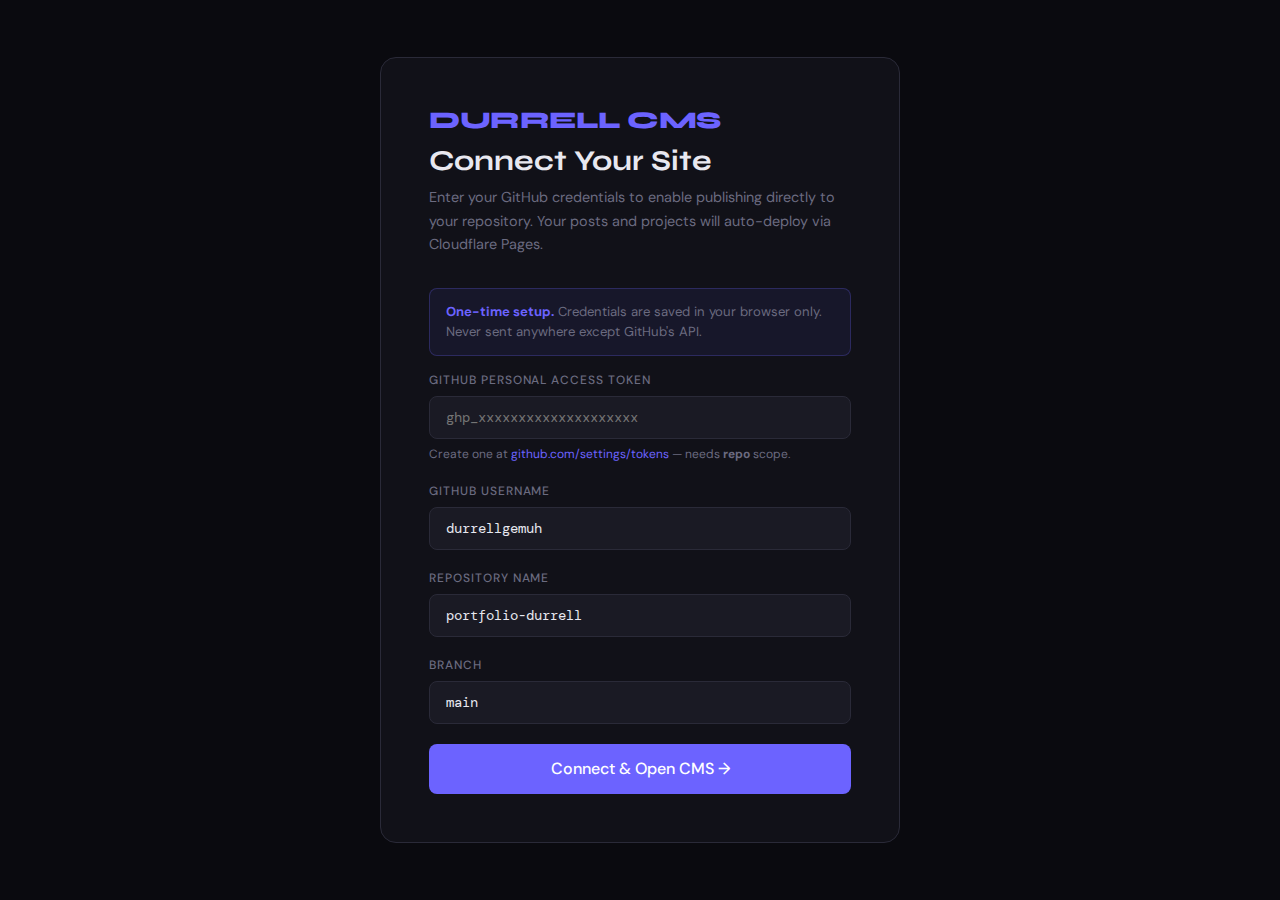
<file: admin.html>
<!DOCTYPE html>
<html lang="en">
<head>
<meta charset="UTF-8">
<meta name="viewport" content="width=device-width, initial-scale=1.0">
<title>Durrell CMS · Admin</title>
<link href="https://fonts.googleapis.com/css2?family=Syne:wght@400;600;700;800&family=DM+Mono:wght@400;500&family=DM+Sans:wght@300;400;500&display=swap" rel="stylesheet">
<style>
:root {
  --bg: #0a0a0f;
  --surface: #111118;
  --surface2: #1a1a24;
  --border: #2a2a38;
  --accent: #6c63ff;
  --accent2: #00d4aa;
  --warn: #ff6b6b;
  --text: #e8e8f0;
  --muted: #6b6b80;
  --success: #00d4aa;
}

* { box-sizing: border-box; margin: 0; padding: 0; }

body {
  font-family: 'DM Sans', sans-serif;
  background: var(--bg);
  color: var(--text);
  min-height: 100vh;
  display: flex;
  flex-direction: column;
}

/* ── SETUP SCREEN ── */
#setup-screen {
  min-height: 100vh;
  display: flex;
  align-items: center;
  justify-content: center;
  background: var(--bg);
  padding: 2rem;
}

.setup-card {
  background: var(--surface);
  border: 1px solid var(--border);
  border-radius: 16px;
  padding: 3rem;
  max-width: 520px;
  width: 100%;
}

.setup-logo {
  font-family: 'Syne', sans-serif;
  font-size: 1.5rem;
  font-weight: 800;
  color: var(--accent);
  letter-spacing: -0.02em;
  margin-bottom: 0.5rem;
}

.setup-card h2 {
  font-family: 'Syne', sans-serif;
  font-size: 1.8rem;
  font-weight: 700;
  color: var(--text);
  margin-bottom: 0.5rem;
}

.setup-card p {
  color: var(--muted);
  font-size: 0.9rem;
  margin-bottom: 2rem;
  line-height: 1.6;
}

.field-group { margin-bottom: 1.25rem; }
.field-group label {
  display: block;
  font-size: 0.75rem;
  font-weight: 500;
  color: var(--muted);
  text-transform: uppercase;
  letter-spacing: 0.08em;
  margin-bottom: 0.5rem;
}

.field-group input, .field-group select {
  width: 100%;
  background: var(--surface2);
  border: 1px solid var(--border);
  border-radius: 8px;
  padding: 0.75rem 1rem;
  color: var(--text);
  font-family: 'DM Mono', monospace;
  font-size: 0.85rem;
  outline: none;
  transition: border-color 0.2s;
}

.field-group input:focus, .field-group select:focus {
  border-color: var(--accent);
}

.field-help {
  font-size: 0.75rem;
  color: var(--muted);
  margin-top: 0.35rem;
  line-height: 1.5;
}
.field-help a { color: var(--accent); text-decoration: none; }

/* ── BUTTONS ── */
.btn {
  display: inline-flex;
  align-items: center;
  gap: 0.5rem;
  padding: 0.75rem 1.5rem;
  border-radius: 8px;
  font-size: 0.875rem;
  font-weight: 500;
  cursor: pointer;
  border: none;
  transition: all 0.2s;
  font-family: 'DM Sans', sans-serif;
}

.btn-primary {
  background: var(--accent);
  color: white;
  width: 100%;
  justify-content: center;
  font-size: 1rem;
  padding: 0.9rem;
}
.btn-primary:hover { background: #5a53e0; transform: translateY(-1px); }

.btn-secondary {
  background: var(--surface2);
  color: var(--text);
  border: 1px solid var(--border);
}
.btn-secondary:hover { border-color: var(--accent); color: var(--accent); }

.btn-success {
  background: var(--success);
  color: #0a0a0f;
  font-weight: 600;
}
.btn-success:hover { background: #00bfa3; }

.btn-danger {
  background: transparent;
  color: var(--warn);
  border: 1px solid var(--warn);
}
.btn-danger:hover { background: var(--warn); color: white; }

.btn-ghost {
  background: transparent;
  color: var(--muted);
  padding: 0.5rem 0.75rem;
}
.btn-ghost:hover { color: var(--text); }

.btn-sm { padding: 0.45rem 0.9rem; font-size: 0.8rem; }
.btn:disabled { opacity: 0.4; cursor: not-allowed; transform: none !important; }

/* ── MAIN APP ── */
#app {
  display: none;
  flex-direction: column;
  min-height: 100vh;
}

/* ── TOPBAR ── */
.topbar {
  background: var(--surface);
  border-bottom: 1px solid var(--border);
  padding: 0 2rem;
  height: 60px;
  display: flex;
  align-items: center;
  justify-content: space-between;
  position: sticky;
  top: 0;
  z-index: 100;
}

.topbar-logo {
  font-family: 'Syne', sans-serif;
  font-size: 1.1rem;
  font-weight: 800;
  color: var(--text);
  letter-spacing: -0.02em;
  display: flex;
  align-items: center;
  gap: 0.5rem;
}

.topbar-logo .dot { color: var(--accent); }

.topbar-nav {
  display: flex;
  gap: 0.25rem;
}

.nav-tab {
  padding: 0.45rem 1rem;
  border-radius: 6px;
  font-size: 0.85rem;
  font-weight: 500;
  cursor: pointer;
  border: none;
  background: transparent;
  color: var(--muted);
  transition: all 0.15s;
  font-family: 'DM Sans', sans-serif;
}
.nav-tab:hover { color: var(--text); background: var(--surface2); }
.nav-tab.active { background: var(--surface2); color: var(--text); border: 1px solid var(--border); }

.topbar-actions { display: flex; align-items: center; gap: 0.75rem; }

.status-dot {
  width: 8px; height: 8px;
  border-radius: 50%;
  background: var(--success);
  display: inline-block;
}
.status-dot.disconnected { background: var(--warn); }

/* ── LAYOUT ── */
.content {
  flex: 1;
  padding: 2rem;
  max-width: 1400px;
  margin: 0 auto;
  width: 100%;
}

/* ── VIEWS ── */
.view { display: none; }
.view.active { display: block; }

/* ── LIST VIEW ── */
.view-header {
  display: flex;
  align-items: center;
  justify-content: space-between;
  margin-bottom: 2rem;
}

.view-header h1 {
  font-family: 'Syne', sans-serif;
  font-size: 1.8rem;
  font-weight: 700;
  letter-spacing: -0.02em;
}

.item-grid {
  display: grid;
  grid-template-columns: repeat(auto-fill, minmax(340px, 1fr));
  gap: 1.25rem;
}

.item-card {
  background: var(--surface);
  border: 1px solid var(--border);
  border-radius: 12px;
  padding: 1.5rem;
  transition: border-color 0.2s, transform 0.2s;
}

.item-card:hover {
  border-color: var(--accent);
  transform: translateY(-2px);
}

.card-tag {
  display: inline-block;
  background: var(--surface2);
  border: 1px solid var(--border);
  border-radius: 4px;
  padding: 0.2rem 0.6rem;
  font-size: 0.7rem;
  font-weight: 500;
  color: var(--muted);
  text-transform: uppercase;
  letter-spacing: 0.05em;
  margin-bottom: 0.75rem;
}

.card-tag.published { border-color: var(--success); color: var(--success); }
.card-tag.draft { border-color: #ff9f43; color: #ff9f43; }

.item-card h3 {
  font-family: 'Syne', sans-serif;
  font-size: 1rem;
  font-weight: 600;
  margin-bottom: 0.5rem;
  color: var(--text);
  line-height: 1.3;
}

.item-card p {
  font-size: 0.82rem;
  color: var(--muted);
  line-height: 1.5;
  margin-bottom: 1rem;
  display: -webkit-box;
  -webkit-line-clamp: 2;
  -webkit-box-orient: vertical;
  overflow: hidden;
}

.card-meta {
  font-size: 0.75rem;
  color: var(--muted);
  margin-bottom: 1rem;
  font-family: 'DM Mono', monospace;
}

.card-actions { display: flex; gap: 0.5rem; flex-wrap: wrap; }

.empty-state {
  text-align: center;
  padding: 5rem 2rem;
  color: var(--muted);
}

.empty-state .empty-icon { font-size: 3rem; margin-bottom: 1rem; }
.empty-state h3 { font-family: 'Syne', sans-serif; font-size: 1.2rem; color: var(--text); margin-bottom: 0.5rem; }

/* ── EDITOR ── */
.editor-layout {
  display: grid;
  grid-template-columns: 1fr 340px;
  gap: 1.5rem;
  align-items: start;
}

.editor-main { display: flex; flex-direction: column; gap: 1rem; }

.editor-topbar {
  display: flex;
  align-items: center;
  gap: 1rem;
  margin-bottom: 0.5rem;
}

.editor-topbar h2 {
  font-family: 'Syne', sans-serif;
  font-size: 1.4rem;
  font-weight: 700;
  flex: 1;
}

.form-field { display: flex; flex-direction: column; gap: 0.4rem; }

.form-field label {
  font-size: 0.72rem;
  font-weight: 500;
  color: var(--muted);
  text-transform: uppercase;
  letter-spacing: 0.08em;
}

.form-field input,
.form-field select,
.form-field textarea {
  background: var(--surface);
  border: 1px solid var(--border);
  border-radius: 8px;
  padding: 0.7rem 0.9rem;
  color: var(--text);
  font-family: 'DM Sans', sans-serif;
  font-size: 0.9rem;
  outline: none;
  transition: border-color 0.2s;
  width: 100%;
}

.form-field input:focus,
.form-field select:focus,
.form-field textarea:focus { border-color: var(--accent); }

.title-input {
  font-family: 'Syne', sans-serif !important;
  font-size: 1.5rem !important;
  font-weight: 700 !important;
  background: transparent !important;
  border: none !important;
  border-bottom: 2px solid var(--border) !important;
  border-radius: 0 !important;
  padding: 0.5rem 0 !important;
  color: var(--text) !important;
}
.title-input:focus { border-bottom-color: var(--accent) !important; }

/* ── RICH CONTENT EDITOR ── */
.editor-toolbar {
  display: flex;
  align-items: center;
  gap: 0.25rem;
  padding: 0.5rem;
  background: var(--surface2);
  border: 1px solid var(--border);
  border-radius: 8px 8px 0 0;
  flex-wrap: wrap;
}

.toolbar-btn {
  padding: 0.35rem 0.6rem;
  border-radius: 4px;
  background: transparent;
  color: var(--muted);
  border: none;
  cursor: pointer;
  font-size: 0.82rem;
  font-family: 'DM Mono', monospace;
  transition: all 0.15s;
}
.toolbar-btn:hover { background: var(--surface); color: var(--text); }
.toolbar-sep { width: 1px; height: 20px; background: var(--border); margin: 0 0.25rem; }

.content-editor {
  width: 100%;
  min-height: 420px;
  background: var(--surface);
  border: 1px solid var(--border);
  border-top: none;
  border-radius: 0 0 8px 8px;
  padding: 1rem;
  color: var(--text);
  font-family: 'DM Mono', monospace;
  font-size: 0.85rem;
  line-height: 1.8;
  resize: vertical;
  outline: none;
  tab-size: 2;
}
.content-editor:focus { border-color: var(--accent); }

/* ── AI PANEL ── */
.ai-panel {
  background: var(--surface);
  border: 1px solid var(--border);
  border-radius: 12px;
  overflow: hidden;
  position: sticky;
  top: 76px;
}

.ai-panel-header {
  padding: 1rem 1.25rem;
  border-bottom: 1px solid var(--border);
  display: flex;
  align-items: center;
  gap: 0.5rem;
  background: var(--surface2);
}

.ai-badge {
  font-size: 0.65rem;
  background: var(--accent);
  color: white;
  padding: 0.15rem 0.4rem;
  border-radius: 4px;
  font-weight: 600;
  letter-spacing: 0.05em;
}

.ai-panel-header h3 {
  font-family: 'Syne', sans-serif;
  font-size: 0.95rem;
  font-weight: 700;
  flex: 1;
}

.ai-panel-body { padding: 1rem; }

.ai-quick-actions {
  display: flex;
  flex-direction: column;
  gap: 0.5rem;
  margin-bottom: 1rem;
}

.ai-quick-btn {
  background: var(--surface2);
  border: 1px solid var(--border);
  border-radius: 6px;
  padding: 0.6rem 0.8rem;
  color: var(--text);
  font-size: 0.8rem;
  cursor: pointer;
  text-align: left;
  transition: all 0.15s;
  font-family: 'DM Sans', sans-serif;
  line-height: 1.3;
}
.ai-quick-btn:hover { border-color: var(--accent); color: var(--accent); }

.ai-input-wrap {
  margin-bottom: 0.75rem;
}

.ai-input {
  width: 100%;
  background: var(--surface2);
  border: 1px solid var(--border);
  border-radius: 8px;
  padding: 0.65rem 0.85rem;
  color: var(--text);
  font-size: 0.83rem;
  font-family: 'DM Sans', sans-serif;
  outline: none;
  resize: none;
  min-height: 70px;
  transition: border-color 0.2s;
  line-height: 1.5;
}
.ai-input:focus { border-color: var(--accent); }

.ai-output {
  background: var(--surface2);
  border: 1px solid var(--border);
  border-radius: 8px;
  padding: 0.85rem;
  font-size: 0.8rem;
  color: var(--text);
  line-height: 1.6;
  min-height: 60px;
  max-height: 300px;
  overflow-y: auto;
  white-space: pre-wrap;
  font-family: 'DM Sans', sans-serif;
  display: none;
}
.ai-output.visible { display: block; }

.ai-output-actions {
  display: flex;
  gap: 0.5rem;
  margin-top: 0.5rem;
  display: none;
}
.ai-output-actions.visible { display: flex; }

.ai-spinner {
  display: none;
  align-items: center;
  justify-content: center;
  padding: 1.5rem;
  color: var(--muted);
  font-size: 0.8rem;
  gap: 0.5rem;
}
.ai-spinner.visible { display: flex; }

.spin {
  width: 14px; height: 14px;
  border: 2px solid var(--border);
  border-top-color: var(--accent);
  border-radius: 50%;
  animation: spin 0.7s linear infinite;
}

@keyframes spin { to { transform: rotate(360deg); } }

/* ── SIDEBAR PANEL ── */
.sidebar-panel {
  background: var(--surface);
  border: 1px solid var(--border);
  border-radius: 12px;
  padding: 1.25rem;
  margin-bottom: 1rem;
}

.sidebar-panel h4 {
  font-family: 'Syne', sans-serif;
  font-size: 0.85rem;
  font-weight: 700;
  color: var(--muted);
  text-transform: uppercase;
  letter-spacing: 0.06em;
  margin-bottom: 0.9rem;
}

.tags-input-wrap { display: flex; gap: 0.5rem; }
.tags-list { display: flex; flex-wrap: wrap; gap: 0.4rem; margin-top: 0.5rem; }
.tag-chip {
  background: var(--surface2);
  border: 1px solid var(--border);
  border-radius: 4px;
  padding: 0.2rem 0.5rem;
  font-size: 0.75rem;
  color: var(--text);
  display: inline-flex;
  align-items: center;
  gap: 0.3rem;
}
.tag-chip button {
  background: none; border: none; color: var(--muted); cursor: pointer;
  padding: 0; line-height: 1; font-size: 0.8rem;
}
.tag-chip button:hover { color: var(--warn); }

/* ── PUBLISH PANEL ── */
.publish-btn-wrap {
  display: flex;
  flex-direction: column;
  gap: 0.5rem;
}

/* ── TOAST ── */
.toast-container {
  position: fixed;
  bottom: 1.5rem;
  right: 1.5rem;
  z-index: 9999;
  display: flex;
  flex-direction: column;
  gap: 0.5rem;
}

.toast {
  background: var(--surface2);
  border: 1px solid var(--border);
  border-radius: 10px;
  padding: 0.85rem 1.25rem;
  font-size: 0.85rem;
  color: var(--text);
  display: flex;
  align-items: center;
  gap: 0.6rem;
  box-shadow: 0 8px 32px rgba(0,0,0,0.4);
  animation: slideUp 0.3s ease;
  max-width: 340px;
}
.toast.success { border-color: var(--success); }
.toast.error { border-color: var(--warn); }

@keyframes slideUp {
  from { transform: translateY(20px); opacity: 0; }
  to { transform: translateY(0); opacity: 1; }
}

/* ── SETTINGS VIEW ── */
.settings-grid {
  display: grid;
  grid-template-columns: repeat(auto-fill, minmax(420px, 1fr));
  gap: 1.5rem;
}

/* ── PORTFOLIO EDITOR ── */
.features-list { display: flex; flex-direction: column; gap: 0.5rem; }
.feature-item {
  display: flex;
  gap: 0.5rem;
  align-items: center;
}
.feature-item input {
  flex: 1;
  background: var(--surface2);
  border: 1px solid var(--border);
  border-radius: 6px;
  padding: 0.55rem 0.8rem;
  color: var(--text);
  font-size: 0.85rem;
  outline: none;
  font-family: 'DM Sans', sans-serif;
}
.feature-item input:focus { border-color: var(--accent); }

/* ── GITHUB STATUS ── */
.github-status {
  display: flex;
  align-items: center;
  gap: 0.5rem;
  font-size: 0.75rem;
  color: var(--muted);
}

/* ── MISC ── */
.form-row {
  display: grid;
  grid-template-columns: 1fr 1fr;
  gap: 1rem;
}

@media (max-width: 900px) {
  .editor-layout { grid-template-columns: 1fr; }
  .form-row { grid-template-columns: 1fr; }
  .item-grid { grid-template-columns: 1fr; }
  .ai-panel { position: static; }
  .settings-grid { grid-template-columns: 1fr; }
}

select option { background: var(--surface2); }

.section-divider {
  height: 1px;
  background: var(--border);
  margin: 1.5rem 0;
}

.info-box {
  background: rgba(108, 99, 255, 0.08);
  border: 1px solid rgba(108, 99, 255, 0.25);
  border-radius: 8px;
  padding: 0.85rem 1rem;
  font-size: 0.82rem;
  color: var(--muted);
  line-height: 1.5;
  margin-bottom: 1rem;
}
.info-box strong { color: var(--accent); }
</style>
</head>
<body>

<!-- ── SETUP SCREEN ── -->
<div id="setup-screen">
  <div class="setup-card">
    <div class="setup-logo">DURRELL CMS</div>
    <h2>Connect Your Site</h2>
    <p>Enter your GitHub credentials to enable publishing directly to your repository. Your posts and projects will auto-deploy via Cloudflare Pages.</p>

    <div class="info-box">
      <strong>One-time setup.</strong> Credentials are saved in your browser only. Never sent anywhere except GitHub's API.
    </div>

    <div class="field-group">
      <label>GitHub Personal Access Token</label>
      <input type="password" id="setup-token" placeholder="ghp_xxxxxxxxxxxxxxxxxxxx" />
      <div class="field-help">
        Create one at <a href="https://github.com/settings/tokens/new" target="_blank">github.com/settings/tokens</a> — needs <strong>repo</strong> scope.
      </div>
    </div>

    <div class="field-group">
      <label>GitHub Username</label>
      <input type="text" id="setup-user" placeholder="durrellgemuh" />
    </div>

    <div class="field-group">
      <label>Repository Name</label>
      <input type="text" id="setup-repo" placeholder="portfolio-durrell" />
    </div>

    <div class="field-group">
      <label>Branch</label>
      <input type="text" id="setup-branch" placeholder="main" />
    </div>

    <button class="btn btn-primary" onclick="saveSetup()">
      Connect & Open CMS →
    </button>
  </div>
</div>

<!-- ── MAIN APP ── -->
<div id="app">

  <!-- TOPBAR -->
  <div class="topbar">
    <div class="topbar-logo">
      DURRELL<span class="dot">.</span>CMS
    </div>
    <div class="topbar-nav">
      <button class="nav-tab active" onclick="showView('blogs')">✍️ Blog Posts</button>
      <button class="nav-tab" onclick="showView('portfolio')">🗂 Portfolio</button>
      <button class="nav-tab" onclick="showView('settings')">⚙️ Settings</button>
    </div>
    <div class="topbar-actions">
      <div class="github-status">
        <span class="status-dot" id="gh-dot"></span>
        <span id="gh-status-text">Connected</span>
      </div>
      <button class="btn btn-ghost btn-sm" onclick="disconnect()">Disconnect</button>
    </div>
  </div>

  <!-- CONTENT -->
  <div class="content">

    <!-- ── BLOG LIST VIEW ── -->
    <div class="view active" id="view-blogs">
      <div class="view-header">
        <h1>Blog Posts</h1>
        <button class="btn btn-primary" onclick="newBlog()">+ New Post</button>
      </div>
      <div id="blog-list"></div>
    </div>

    <!-- ── BLOG EDITOR VIEW ── -->
    <div class="view" id="view-blog-editor">
      <div class="editor-topbar">
        <button class="btn btn-ghost" onclick="showView('blogs')">← Back</button>
        <h2 id="editor-mode-label">New Blog Post</h2>
      </div>

      <div class="editor-layout">
        <!-- MAIN EDITOR -->
        <div class="editor-main">
          <div class="form-field">
            <input class="title-input" type="text" id="blog-title" placeholder="Your post title..." />
          </div>

          <div class="form-row">
            <div class="form-field">
              <label>Category</label>
              <select id="blog-category">
                <option>DevOps</option><option>Cloud</option><option>Kubernetes</option>
                <option>CI/CD</option><option>AWS</option><option>GCP</option>
                <option>Terraform</option><option>Linux</option><option>Docker</option>
                <option>Security</option>
              </select>
            </div>
            <div class="form-field">
              <label>Status</label>
              <select id="blog-status">
                <option value="published">Published</option>
                <option value="draft">Draft</option>
              </select>
            </div>
          </div>

          <div class="form-field">
            <label>Description / Excerpt</label>
            <textarea id="blog-description" rows="2" placeholder="Short description shown on the blog listing page..."></textarea>
          </div>

          <div class="form-field">
            <label>Content (Markdown)</label>
            <div class="editor-toolbar">
              <button class="toolbar-btn" onclick="insertMd('**','**')" title="Bold">B</button>
              <button class="toolbar-btn" onclick="insertMd('*','*')" title="Italic"><em>I</em></button>
              <button class="toolbar-btn" onclick="insertMd('`','`')" title="Code">`</button>
              <div class="toolbar-sep"></div>
              <button class="toolbar-btn" onclick="insertMdLine('## ')" title="H2">H2</button>
              <button class="toolbar-btn" onclick="insertMdLine('### ')" title="H3">H3</button>
              <div class="toolbar-sep"></div>
              <button class="toolbar-btn" onclick="insertMdLine('- ')" title="List">• List</button>
              <button class="toolbar-btn" onclick="insertMdLine('> ')" title="Quote">❝</button>
              <div class="toolbar-sep"></div>
              <button class="toolbar-btn" onclick="insertCodeBlock()" title="Code Block">{ }</button>
              <button class="toolbar-btn" onclick="insertMd('[','](url)')" title="Link">🔗</button>
            </div>
            <textarea class="content-editor" id="blog-content" placeholder="Write your post in Markdown...

# Heading 1
## Heading 2

Your content here. **Bold**, *italic*, `code`.

```yaml
# Code blocks supported
apiVersion: apps/v1
```"></textarea>
          </div>
        </div>

        <!-- RIGHT SIDEBAR -->
        <div>
          <!-- AI PANEL -->
          <div class="ai-panel" style="margin-bottom:1rem;">
            <div class="ai-panel-header">
              <span class="ai-badge">AI</span>
              <h3>Writing Assistant</h3>
            </div>
            <div class="ai-panel-body">
              <div class="ai-quick-actions">
                <button class="ai-quick-btn" onclick="aiQuick('Write a complete blog post about the title and category I entered. Return full Markdown.')">✍️ Write full post</button>
                <button class="ai-quick-btn" onclick="aiQuick('Improve and expand the current content. Keep the same topic and DevOps tone. Return the improved Markdown.')">✨ Improve content</button>
                <button class="ai-quick-btn" onclick="aiQuick('Write a compelling 1-2 sentence description/excerpt for a DevOps blog post with this title and content. Return just the description text.')">📝 Generate description</button>
                <button class="ai-quick-btn" onclick="aiQuick('Suggest 5 relevant tags for this DevOps blog post (comma-separated, no explanation).')">🏷 Suggest tags</button>
                <button class="ai-quick-btn" onclick="aiQuick('Fix grammar, improve clarity, and make the content more engaging. Return the improved Markdown.')">🔧 Fix & polish</button>
              </div>

              <div class="ai-input-wrap">
                <textarea class="ai-input" id="ai-prompt" placeholder="Or type a custom instruction...
e.g. 'Add a section about monitoring'"></textarea>
              </div>

              <button class="btn btn-secondary" style="width:100%;margin-bottom:0.75rem;" onclick="runAI()">
                Ask AI →
              </button>

              <div class="ai-spinner" id="ai-spinner">
                <div class="spin"></div> Generating...
              </div>

              <div class="ai-output" id="ai-output"></div>
              <div class="ai-output-actions" id="ai-actions">
                <button class="btn btn-success btn-sm" onclick="applyAI('replace')">Replace Content</button>
                <button class="btn btn-secondary btn-sm" onclick="applyAI('append')">Append</button>
                <button class="btn btn-ghost btn-sm" onclick="dismissAI()">✕</button>
              </div>
            </div>
          </div>

          <!-- METADATA -->
          <div class="sidebar-panel">
            <h4>Metadata</h4>
            <div class="form-field" style="margin-bottom:0.75rem;">
              <label>Tags</label>
              <div class="tags-input-wrap">
                <input type="text" id="tag-input" placeholder="Add tag + Enter" style="flex:1;background:var(--surface2);border:1px solid var(--border);border-radius:6px;padding:0.5rem 0.75rem;color:var(--text);font-size:0.83rem;outline:none;font-family:'DM Sans',sans-serif;" onkeydown="if(event.key==='Enter'){addTag();event.preventDefault();}">
                <button class="btn btn-secondary btn-sm" onclick="addTag()">+</button>
              </div>
              <div class="tags-list" id="tags-list"></div>
            </div>
            <div class="form-field">
              <label>Featured Image URL</label>
              <input type="text" id="blog-image" placeholder="/images/uploads/..." />
            </div>
          </div>

          <!-- PUBLISH -->
          <div class="sidebar-panel">
            <h4>Publish</h4>
            <div class="publish-btn-wrap">
              <button class="btn btn-success" onclick="saveBlog()">
                🚀 Save & Publish to GitHub
              </button>
              <button class="btn btn-secondary" onclick="previewBlog()">
                👁 Preview JSON
              </button>
            </div>
          </div>
        </div>
      </div>
    </div>

    <!-- ── PORTFOLIO LIST VIEW ── -->
    <div class="view" id="view-portfolio">
      <div class="view-header">
        <h1>Portfolio Projects</h1>
        <button class="btn btn-primary" onclick="newProject()">+ New Project</button>
      </div>
      <div id="portfolio-list"></div>
    </div>

    <!-- ── PORTFOLIO EDITOR ── -->
    <div class="view" id="view-portfolio-editor">
      <div class="editor-topbar">
        <button class="btn btn-ghost" onclick="showView('portfolio')">← Back</button>
        <h2 id="proj-mode-label">New Project</h2>
      </div>

      <div class="editor-layout">
        <div class="editor-main">
          <div class="form-field">
            <input class="title-input" type="text" id="proj-title" placeholder="Project name..." />
          </div>
          <div class="form-field">
            <label>Description</label>
            <textarea id="proj-desc" rows="3" placeholder="What does this project do?"></textarea>
          </div>
          <div class="form-row">
            <div class="form-field">
              <label>Status</label>
              <select id="proj-status">
                <option>Completed</option>
                <option>In Progress</option>
                <option>Planned</option>
              </select>
            </div>
            <div class="form-field">
              <label>GitHub / Demo Link</label>
              <input type="text" id="proj-link" placeholder="https://github.com/..." />
            </div>
          </div>
          <div class="form-field">
            <label>Image URL</label>
            <input type="text" id="proj-image" placeholder="/images/portfolio/..." />
          </div>
          <div class="form-field">
            <label>Key Features</label>
            <div class="features-list" id="features-list"></div>
            <button class="btn btn-secondary btn-sm" style="margin-top:0.5rem;" onclick="addFeature('')">+ Add Feature</button>
          </div>
        </div>

        <div>
          <!-- AI for projects -->
          <div class="ai-panel" style="margin-bottom:1rem;">
            <div class="ai-panel-header">
              <span class="ai-badge">AI</span>
              <h3>Project Assistant</h3>
            </div>
            <div class="ai-panel-body">
              <div class="ai-quick-actions">
                <button class="ai-quick-btn" onclick="aiProjectQuick('Write a compelling 2-3 sentence description for this DevOps portfolio project. Return just the description.')">📝 Write description</button>
                <button class="ai-quick-btn" onclick="aiProjectQuick('Suggest 5 key features for this project as a JSON array of strings. No explanation, just the array.')">⚡ Suggest features</button>
                <button class="ai-quick-btn" onclick="aiProjectQuick('Suggest 6 relevant technologies for this DevOps project as a comma-separated list.')">🔧 Suggest tech stack</button>
              </div>
              <div class="ai-input-wrap">
                <textarea class="ai-input" id="ai-proj-prompt" placeholder="Custom instruction..."></textarea>
              </div>
              <button class="btn btn-secondary" style="width:100%;margin-bottom:0.75rem;" onclick="runProjectAI()">Ask AI →</button>
              <div class="ai-spinner" id="ai-proj-spinner"></div>
              <div class="ai-output" id="ai-proj-output"></div>
              <div class="ai-output-actions" id="ai-proj-actions">
                <button class="btn btn-success btn-sm" onclick="applyProjectAI()">Apply</button>
                <button class="btn btn-ghost btn-sm" onclick="dismissProjectAI()">✕</button>
              </div>
            </div>
          </div>

          <!-- Tech stack -->
          <div class="sidebar-panel">
            <h4>Technologies</h4>
            <div class="tags-input-wrap">
              <input type="text" id="tech-input" placeholder="e.g. Terraform" style="flex:1;background:var(--surface2);border:1px solid var(--border);border-radius:6px;padding:0.5rem 0.75rem;color:var(--text);font-size:0.83rem;outline:none;font-family:'DM Sans',sans-serif;" onkeydown="if(event.key==='Enter'){addTech();event.preventDefault();}">
              <button class="btn btn-secondary btn-sm" onclick="addTech()">+</button>
            </div>
            <div class="tags-list" id="tech-list"></div>
          </div>

          <!-- Publish -->
          <div class="sidebar-panel">
            <h4>Publish</h4>
            <button class="btn btn-success" style="width:100%;" onclick="saveProject()">
              🚀 Save to GitHub
            </button>
          </div>
        </div>
      </div>
    </div>

    <!-- ── SETTINGS VIEW ── -->
    <div class="view" id="view-settings">
      <div class="view-header">
        <h1>Settings</h1>
        <button class="btn btn-success" onclick="saveSettings()">Save Changes</button>
      </div>
      <div class="settings-grid">
        <div class="sidebar-panel">
          <h4>Site Info</h4>
          <div class="form-field" style="margin-bottom:0.75rem;">
            <label>Site Title</label>
            <input type="text" id="s-title" />
          </div>
          <div class="form-field" style="margin-bottom:0.75rem;">
            <label>Description</label>
            <textarea id="s-desc" rows="2"></textarea>
          </div>
          <div class="form-field" style="margin-bottom:0.75rem;">
            <label>Author Name</label>
            <input type="text" id="s-author" />
          </div>
          <div class="form-field">
            <label>Contact Email</label>
            <input type="email" id="s-email" />
          </div>
        </div>
        <div class="sidebar-panel">
          <h4>Social Links</h4>
          <div class="form-field" style="margin-bottom:0.75rem;">
            <label>Twitter / X</label>
            <input type="text" id="s-twitter" />
          </div>
          <div class="form-field" style="margin-bottom:0.75rem;">
            <label>GitHub</label>
            <input type="text" id="s-github" />
          </div>
          <div class="form-field" style="margin-bottom:0.75rem;">
            <label>LinkedIn</label>
            <input type="text" id="s-linkedin" />
          </div>
          <div class="form-field">
            <label>Instagram</label>
            <input type="text" id="s-instagram" />
          </div>
        </div>
        <div class="sidebar-panel">
          <h4>GitHub Connection</h4>
          <div class="form-field" style="margin-bottom:0.75rem;">
            <label>Personal Access Token</label>
            <input type="password" id="s-token" />
          </div>
          <div class="form-field" style="margin-bottom:0.75rem;">
            <label>Username</label>
            <input type="text" id="s-user" />
          </div>
          <div class="form-field" style="margin-bottom:0.75rem;">
            <label>Repository</label>
            <input type="text" id="s-repo" />
          </div>
          <div class="form-field">
            <label>Branch</label>
            <input type="text" id="s-branch" />
          </div>
        </div>
      </div>
    </div>

  </div><!-- /content -->
</div><!-- /app -->

<div class="toast-container" id="toasts"></div>

<script>
// ── STATE ──
let cfg = {};
let blogPosts = [];
let portfolioProjects = [];
let editingBlogIdx = null;
let editingProjIdx = null;
let currentTags = [];
let currentTechs = [];
let aiResult = '';
let aiProjResult = '';

// ── SETUP ──
function saveSetup() {
  cfg = {
    token: document.getElementById('setup-token').value.trim(),
    user: document.getElementById('setup-user').value.trim(),
    repo: document.getElementById('setup-repo').value.trim(),
    branch: document.getElementById('setup-branch').value.trim() || 'main'
  };
  if (!cfg.token || !cfg.user || !cfg.repo) { toast('Fill all fields', 'error'); return; }
  localStorage.setItem('cms_cfg', JSON.stringify(cfg));
  launchApp();
}

function disconnect() {
  localStorage.removeItem('cms_cfg');
  location.reload();
}

async function launchApp() {
  document.getElementById('setup-screen').style.display = 'none';
  document.getElementById('app').style.display = 'flex';
  await loadData();
  renderBlogs();
  loadSettingsForm();
}

// ── GITHUB API ──
const GH = 'https://api.github.com';

function ghHeaders() {
  return {
    'Authorization': `token ${cfg.token}`,
    'Accept': 'application/vnd.github.v3+json',
    'Content-Type': 'application/json'
  };
}

async function ghGetFile(path) {
  const res = await fetch(`${GH}/repos/${cfg.user}/${cfg.repo}/contents/${path}`, {
    headers: ghHeaders()
  });
  if (res.status === 404) return { content: null, sha: null };
  if (!res.ok) throw new Error(`GitHub ${res.status}: ${res.statusText}`);
  const data = await res.json();
  let parsed;
  try { parsed = JSON.parse(atob(data.content.replace(/\n/g,''))); }
  catch(e) { parsed = atob(data.content.replace(/\n/g,'')); }
  return { content: parsed, sha: data.sha, raw: data };
}

async function ghGetSha(path) {
  const res = await fetch(`${GH}/repos/${cfg.user}/${cfg.repo}/contents/${path}`, {
    headers: ghHeaders()
  });
  if (res.status === 404) return null;
  const data = await res.json();
  return data.sha || null;
}

// Get the latest commit SHA for the branch (needed for tree API)
async function ghGetBranchSha() {
  const res = await fetch(`${GH}/repos/${cfg.user}/${cfg.repo}/git/refs/heads/${cfg.branch}`, {
    headers: ghHeaders()
  });
  if (!res.ok) throw new Error('Could not get branch ref');
  const data = await res.json();
  return data.object.sha;
}

// Get the tree SHA from a commit
async function ghGetCommitTree(commitSha) {
  const res = await fetch(`${GH}/repos/${cfg.user}/${cfg.repo}/git/commits/${commitSha}`, {
    headers: ghHeaders()
  });
  const data = await res.json();
  return data.tree.sha;
}

// Create a blob
async function ghCreateBlob(content) {
  const res = await fetch(`${GH}/repos/${cfg.user}/${cfg.repo}/git/blobs`, {
    method: 'POST',
    headers: ghHeaders(),
    body: JSON.stringify({ content, encoding: 'utf-8' })
  });
  if (!res.ok) throw new Error('Blob creation failed');
  const data = await res.json();
  return data.sha;
}

// Multi-file commit using Git Tree API — this triggers Cloudflare Pages deployment
async function ghMultiCommit(files, message) {
  // files = [{ path, content }]
  // 1. Get latest commit on branch
  const commitSha = await ghGetBranchSha();
  const treeSha = await ghGetCommitTree(commitSha);

  // 2. Create blobs for each file
  const treeItems = await Promise.all(files.map(async f => {
    const blobSha = await ghCreateBlob(typeof f.content === 'string' ? f.content : JSON.stringify(f.content, null, 2));
    return { path: f.path, mode: '100644', type: 'blob', sha: blobSha };
  }));

  // 3. Create new tree
  const treeRes = await fetch(`${GH}/repos/${cfg.user}/${cfg.repo}/git/trees`, {
    method: 'POST',
    headers: ghHeaders(),
    body: JSON.stringify({ base_tree: treeSha, tree: treeItems })
  });
  if (!treeRes.ok) throw new Error('Tree creation failed');
  const newTree = await treeRes.json();

  // 4. Create commit
  const commitRes = await fetch(`${GH}/repos/${cfg.user}/${cfg.repo}/git/commits`, {
    method: 'POST',
    headers: ghHeaders(),
    body: JSON.stringify({
      message,
      tree: newTree.sha,
      parents: [commitSha]
    })
  });
  if (!commitRes.ok) throw new Error('Commit creation failed');
  const newCommit = await commitRes.json();

  // 5. Update branch ref
  const refRes = await fetch(`${GH}/repos/${cfg.user}/${cfg.repo}/git/refs/heads/${cfg.branch}`, {
    method: 'PATCH',
    headers: ghHeaders(),
    body: JSON.stringify({ sha: newCommit.sha })
  });
  if (!refRes.ok) throw new Error('Branch update failed');
  return newCommit;
}

// Build markdown frontmatter file from post object
function buildMarkdownFile(post) {
  const tags = (post.tags || []).map(t => `  - ${t}`).join('\n');
  return `---
title: ${post.title}
description: ${post.description || ''}
author: ${post.author || 'Durrell Gemuh'}
publishDate: ${post.publishDate ? post.publishDate.split('T')[0] : new Date().toISOString().split('T')[0]}
category: ${post.category || ''}
featuredImage: ${post.featuredImage || ''}
tags:
${tags || '  []'}
---

${post.content || ''}`;
}

async function loadData() {
  try {
    const [postsData, portData] = await Promise.all([
      ghGetFile('posts.json'),
      ghGetFile('portfolio.json')
    ]);
    blogPosts = Array.isArray(postsData.content) ? postsData.content : [];
    portfolioProjects = Array.isArray(portData.content) ? portData.content : [];
    document.getElementById('gh-dot').classList.remove('disconnected');
    document.getElementById('gh-status-text').textContent = `${cfg.user}/${cfg.repo}`;
  } catch(e) {
    document.getElementById('gh-dot').classList.add('disconnected');
    document.getElementById('gh-status-text').textContent = 'Connection error';
    toast('Could not load from GitHub. Check your token & repo name.', 'error');
  }
}

// ── VIEWS ──
function showView(name) {
  document.querySelectorAll('.view').forEach(v => v.classList.remove('active'));
  document.querySelectorAll('.nav-tab').forEach(t => t.classList.remove('active'));
  document.getElementById('view-' + name).classList.add('active');
  const tabMap = { 'blogs': 0, 'blog-editor': 0, 'portfolio': 1, 'portfolio-editor': 1, 'settings': 2 };
  const tabs = document.querySelectorAll('.nav-tab');
  if (tabMap[name] !== undefined) tabs[tabMap[name]].classList.add('active');
  if (name === 'blogs') renderBlogs();
  if (name === 'portfolio') renderPortfolio();
  if (name === 'settings') loadSettingsForm();
}

// ── BLOG LIST ──
function renderBlogs() {
  const el = document.getElementById('blog-list');
  if (!blogPosts.length) {
    el.innerHTML = `<div class="empty-state"><div class="empty-icon">✍️</div><h3>No posts yet</h3><p>Create your first blog post to get started.</p></div>`;
    return;
  }
  el.innerHTML = `<div class="item-grid">${blogPosts.map((p,i) => `
    <div class="item-card">
      <span class="card-tag ${p.status||'published'}">${p.status||'published'}</span>
      <h3>${p.title || 'Untitled'}</h3>
      <p>${p.description || ''}</p>
      <div class="card-meta">${p.category || ''} · ${p.publishDate ? new Date(p.publishDate).toLocaleDateString() : 'No date'}</div>
      <div class="card-actions">
        <button class="btn btn-secondary btn-sm" onclick="editBlog(${i})">Edit</button>
        <button class="btn btn-danger btn-sm" onclick="deleteBlog(${i})">Delete</button>
      </div>
    </div>`).join('')}</div>`;
}

// ── BLOG EDITOR ──
function newBlog() {
  editingBlogIdx = null;
  currentTags = [];
  document.getElementById('blog-title').value = '';
  document.getElementById('blog-description').value = '';
  document.getElementById('blog-content').value = '';
  document.getElementById('blog-image').value = '';
  document.getElementById('blog-category').value = 'DevOps';
  document.getElementById('blog-status').value = 'published';
  document.getElementById('tags-list').innerHTML = '';
  document.getElementById('editor-mode-label').textContent = 'New Blog Post';
  dismissAI();
  showView('blog-editor');
}

function editBlog(idx) {
  editingBlogIdx = idx;
  const p = blogPosts[idx];
  document.getElementById('blog-title').value = p.title || '';
  document.getElementById('blog-description').value = p.description || '';
  document.getElementById('blog-content').value = p.content || '';
  document.getElementById('blog-image').value = p.featuredImage || '';
  document.getElementById('blog-category').value = p.category || 'DevOps';
  document.getElementById('blog-status').value = p.status || 'published';
  currentTags = [...(p.tags || [])];
  renderTags();
  document.getElementById('editor-mode-label').textContent = 'Edit Post';
  dismissAI();
  showView('blog-editor');
}

async function saveBlog() {
  const title = document.getElementById('blog-title').value.trim();
  if (!title) { toast('Please add a title', 'error'); return; }

  const slug = title.toLowerCase().replace(/[^a-z0-9]+/g,'-').replace(/^-|-$/g,'');
  const post = {
    slug,
    title,
    description: document.getElementById('blog-description').value.trim(),
    author: 'Durrell Gemuh',
    publishDate: new Date().toISOString(),
    category: document.getElementById('blog-category').value,
    tags: currentTags,
    featuredImage: document.getElementById('blog-image').value.trim() || null,
    content: document.getElementById('blog-content').value,
    status: document.getElementById('blog-status').value,
    _file: slug + '.md'
  };

  if (editingBlogIdx !== null) {
    blogPosts[editingBlogIdx] = post;
  } else {
    blogPosts.unshift(post);
  }

  // Only include published posts in the manifest
  const publishedPosts = blogPosts.filter(p => (p.status || 'published') !== 'draft');

  try {
    toast('💾 Committing to GitHub...', 'success');

    // Write BOTH the .md source file AND posts.json in a single commit
    // This guarantees Cloudflare Pages triggers a deployment
    await ghMultiCommit([
      {
        path: `posts/${slug}.md`,
        content: buildMarkdownFile(post)
      },
      {
        path: 'posts.json',
        content: publishedPosts
      }
    ], `${editingBlogIdx !== null ? 'Update' : 'Add'} post: ${title}`);

    toast('✅ Published! Cloudflare is deploying your site now.', 'success');
    showView('blogs');
  } catch(e) {
    toast('GitHub save failed: ' + e.message, 'error');
    console.error(e);
  }
}

async function deleteBlog(idx) {
  if (!confirm('Delete this post?')) return;
  const post = blogPosts[idx];
  blogPosts.splice(idx, 1);
  const publishedPosts = blogPosts.filter(p => (p.status||'published') !== 'draft');
  try {
    try {
      const mdSha = await ghGetSha('posts/' + post.slug + '.md');
      if (mdSha) {
        await fetch('https://api.github.com/repos/' + cfg.user + '/' + cfg.repo + '/contents/posts/' + post.slug + '.md', {
          method: 'DELETE', headers: ghHeaders(),
          body: JSON.stringify({ message: 'Delete post: ' + post.title, sha: mdSha, branch: cfg.branch })
        });
      }
    } catch(e) {}
    await ghMultiCommit([{ path: 'posts.json', content: publishedPosts }], 'Delete post: ' + post.title);
    toast('Post deleted — deploying...', 'success');
    renderBlogs();
  } catch(e) { toast('Delete failed: ' + e.message, 'error'); }
}

function previewBlog() {
  const post = {
    title: document.getElementById('blog-title').value,
    description: document.getElementById('blog-description').value,
    category: document.getElementById('blog-category').value,
    tags: currentTags,
    content: document.getElementById('blog-content').value.substring(0,200) + '...'
  };
  alert(JSON.stringify(post, null, 2));
}

// ── PORTFOLIO LIST ──
function renderPortfolio() {
  const el = document.getElementById('portfolio-list');
  if (!portfolioProjects.length) {
    el.innerHTML = `<div class="empty-state"><div class="empty-icon">🗂</div><h3>No projects yet</h3><p>Add your first portfolio project.</p></div>`;
    return;
  }
  el.innerHTML = `<div class="item-grid">${portfolioProjects.map((p,i) => `
    <div class="item-card">
      <span class="card-tag published">${p.status || 'Completed'}</span>
      <h3>${p.title || 'Untitled'}</h3>
      <p>${p.description || ''}</p>
      <div class="card-meta">${(p.technologies||[]).slice(0,4).join(' · ')}</div>
      <div class="card-actions">
        <button class="btn btn-secondary btn-sm" onclick="editProject(${i})">Edit</button>
        <button class="btn btn-danger btn-sm" onclick="deleteProject(${i})">Delete</button>
      </div>
    </div>`).join('')}</div>`;
}

// ── PORTFOLIO EDITOR ──
function newProject() {
  editingProjIdx = null;
  currentTechs = [];
  document.getElementById('proj-title').value = '';
  document.getElementById('proj-desc').value = '';
  document.getElementById('proj-link').value = '';
  document.getElementById('proj-image').value = '';
  document.getElementById('proj-status').value = 'Completed';
  document.getElementById('features-list').innerHTML = '';
  document.getElementById('tech-list').innerHTML = '';
  document.getElementById('proj-mode-label').textContent = 'New Project';
  addFeature(''); addFeature(''); addFeature('');
  showView('portfolio-editor');
}

function editProject(idx) {
  editingProjIdx = idx;
  const p = portfolioProjects[idx];
  document.getElementById('proj-title').value = p.title || '';
  document.getElementById('proj-desc').value = p.description || '';
  document.getElementById('proj-link').value = p.link || '';
  document.getElementById('proj-image').value = p.image || '';
  document.getElementById('proj-status').value = p.status || 'Completed';
  currentTechs = [...(p.technologies || [])];
  renderTechs();
  const fl = document.getElementById('features-list');
  fl.innerHTML = '';
  (p.features || ['']).forEach(f => addFeature(f));
  document.getElementById('proj-mode-label').textContent = 'Edit Project';
  showView('portfolio-editor');
}

async function saveProject() {
  const title = document.getElementById('proj-title').value.trim();
  if (!title) { toast('Please add a title', 'error'); return; }

  const features = Array.from(document.querySelectorAll('.feature-item input'))
    .map(i => i.value.trim()).filter(Boolean);

  const project = {
    title,
    description: document.getElementById('proj-desc').value.trim(),
    image: document.getElementById('proj-image').value.trim() || null,
    technologies: currentTechs,
    link: document.getElementById('proj-link').value.trim(),
    features,
    status: document.getElementById('proj-status').value
  };

  if (editingProjIdx !== null) {
    portfolioProjects[editingProjIdx] = project;
  } else {
    portfolioProjects.unshift(project);
  }

  try {
    toast('Saving to GitHub...', 'success');
    await ghMultiCommit([{ path: 'portfolio.json', content: portfolioProjects }],
      (editingProjIdx !== null ? 'Update' : 'Add') + ' project: ' + title);
    toast('✅ Project saved — Cloudflare deploying now.', 'success');
    showView('portfolio');
  } catch(e) {
    toast('GitHub save failed: ' + e.message, 'error');
  }
}

async function deleteProject(idx) {
  if (!confirm('Delete this project?')) return;
  portfolioProjects.splice(idx, 1);
  try {
    await ghMultiCommit([{ path: 'portfolio.json', content: portfolioProjects }], 'Delete project');
    toast('Project deleted — deploying...', 'success');
    renderPortfolio();
  } catch(e) {
    toast('Delete failed: ' + e.message, 'error');
  }
}

// ── FEATURES ──
function addFeature(val = '') {
  const fl = document.getElementById('features-list');
  const div = document.createElement('div');
  div.className = 'feature-item';
  div.innerHTML = `<input type="text" value="${val}" placeholder="e.g. Infrastructure as Code with Terraform">
    <button class="btn btn-ghost btn-sm" onclick="this.parentElement.remove()">✕</button>`;
  fl.appendChild(div);
}

// ── TAGS ──
function addTag() {
  const inp = document.getElementById('tag-input');
  const tag = inp.value.trim();
  if (tag && !currentTags.includes(tag)) { currentTags.push(tag); renderTags(); }
  inp.value = '';
}

function removeTag(i) { currentTags.splice(i, 1); renderTags(); }

function renderTags() {
  document.getElementById('tags-list').innerHTML = currentTags.map((t,i) =>
    `<span class="tag-chip">${t}<button onclick="removeTag(${i})">×</button></span>`
  ).join('');
}

// ── TECHS ──
function addTech() {
  const inp = document.getElementById('tech-input');
  const t = inp.value.trim();
  if (t && !currentTechs.includes(t)) { currentTechs.push(t); renderTechs(); }
  inp.value = '';
}

function removeTech(i) { currentTechs.splice(i, 1); renderTechs(); }

function renderTechs() {
  document.getElementById('tech-list').innerHTML = currentTechs.map((t,i) =>
    `<span class="tag-chip">${t}<button onclick="removeTech(${i})">×</button></span>`
  ).join('');
}

// ── MARKDOWN HELPERS ──
function insertMd(before, after) {
  const ta = document.getElementById('blog-content');
  const s = ta.selectionStart, e = ta.selectionEnd;
  const sel = ta.value.substring(s, e) || 'text';
  ta.value = ta.value.substring(0,s) + before + sel + after + ta.value.substring(e);
  ta.focus();
}

function insertMdLine(prefix) {
  const ta = document.getElementById('blog-content');
  const s = ta.selectionStart;
  const lineStart = ta.value.lastIndexOf('\n', s-1) + 1;
  ta.value = ta.value.substring(0, lineStart) + prefix + ta.value.substring(lineStart);
  ta.focus();
}

function insertCodeBlock() {
  const ta = document.getElementById('blog-content');
  const s = ta.selectionStart;
  const block = '\n```yaml\n# your code here\n```\n';
  ta.value = ta.value.substring(0,s) + block + ta.value.substring(s);
  ta.focus();
}

// ── AI ──
async function callAI(prompt) {
  const res = await fetch('https://api.anthropic.com/v1/messages', {
    method: 'POST',
    headers: { 'Content-Type': 'application/json' },
    body: JSON.stringify({
      model: 'claude-sonnet-4-20250514',
      max_tokens: 1000,
      messages: [{ role: 'user', content: prompt }]
    })
  });
  const data = await res.json();
  return data.content?.[0]?.text || '';
}

function buildBlogContext() {
  const title = document.getElementById('blog-title').value;
  const category = document.getElementById('blog-category').value;
  const desc = document.getElementById('blog-description').value;
  const content = document.getElementById('blog-content').value;
  return `You are a DevOps and cloud infrastructure technical writer helping Durrell Gemuh write blog posts.
Author: Durrell Gemuh — Cloud & DevOps Engineer specializing in AWS, GCP, Kubernetes, CI/CD, and infrastructure automation.
Post title: "${title}"
Category: ${category}
Current description: "${desc}"
Current content: ${content ? content.substring(0,500) : '(empty)'}`;
}

async function aiQuick(instruction) {
  document.getElementById('ai-prompt').value = instruction;
  await runAI();
}

async function runAI() {
  const instruction = document.getElementById('ai-prompt').value.trim();
  if (!instruction) { toast('Enter an instruction', 'error'); return; }

  const spinner = document.getElementById('ai-spinner');
  const output = document.getElementById('ai-output');
  const actions = document.getElementById('ai-actions');

  spinner.classList.add('visible');
  output.classList.remove('visible');
  actions.classList.remove('visible');

  const prompt = buildBlogContext() + '\n\nInstruction: ' + instruction;

  try {
    aiResult = await callAI(prompt);
    output.textContent = aiResult;
    output.classList.add('visible');
    actions.classList.add('visible');
  } catch(e) {
    toast('AI error: ' + e.message, 'error');
  }
  spinner.classList.remove('visible');
}

function applyAI(mode) {
  const ta = document.getElementById('blog-content');
  const descEl = document.getElementById('blog-description');

  // Auto-detect if it's a description (short, no markdown)
  if (aiResult.length < 250 && !aiResult.includes('#') && !aiResult.includes('\n\n')) {
    if (mode === 'replace') descEl.value = aiResult;
    else descEl.value += '\n' + aiResult;
  } else {
    if (mode === 'replace') ta.value = aiResult;
    else ta.value += '\n\n' + aiResult;
  }
  dismissAI();
  toast('AI content applied ✓', 'success');
}

function dismissAI() {
  document.getElementById('ai-output').classList.remove('visible');
  document.getElementById('ai-actions').classList.remove('visible');
  document.getElementById('ai-spinner').classList.remove('visible');
}

// Project AI
async function aiProjectQuick(instruction) {
  document.getElementById('ai-proj-prompt').value = instruction;
  await runProjectAI();
}

async function runProjectAI() {
  const instruction = document.getElementById('ai-proj-prompt').value.trim();
  if (!instruction) return;

  const spinner = document.getElementById('ai-proj-spinner');
  const output = document.getElementById('ai-proj-output');
  const actions = document.getElementById('ai-proj-actions');

  spinner.className = 'ai-spinner visible';
  spinner.innerHTML = '<div class="spin"></div> Generating...';
  output.classList.remove('visible');
  actions.classList.remove('visible');

  const title = document.getElementById('proj-title').value;
  const desc = document.getElementById('proj-desc').value;
  const prompt = `You help write DevOps portfolio content for Durrell Gemuh.
Project: "${title}" — ${desc}
Instruction: ${instruction}`;

  try {
    aiProjResult = await callAI(prompt);
    output.textContent = aiProjResult;
    output.classList.add('visible');
    actions.classList.add('visible');
  } catch(e) {
    toast('AI error: ' + e.message, 'error');
  }
  spinner.className = 'ai-spinner';
}

function applyProjectAI() {
  // Try to parse as JSON array for features/techs
  try {
    const parsed = JSON.parse(aiProjResult);
    if (Array.isArray(parsed)) {
      // Could be features or techs — check context
      const instruc = document.getElementById('ai-proj-prompt').value.toLowerCase();
      if (instruc.includes('feature')) {
        const fl = document.getElementById('features-list');
        fl.innerHTML = '';
        parsed.forEach(f => addFeature(f));
      } else if (instruc.includes('tech')) {
        currentTechs = parsed;
        renderTechs();
      }
      dismissProjectAI();
      toast('Applied ✓', 'success');
      return;
    }
  } catch(e) {}

  // Check for comma-separated techs
  const instruc = document.getElementById('ai-proj-prompt').value.toLowerCase();
  if (instruc.includes('tech') && aiProjResult.includes(',')) {
    const techs = aiProjResult.split(',').map(t => t.trim()).filter(Boolean);
    currentTechs = techs;
    renderTechs();
    dismissProjectAI();
    toast('Tech stack applied ✓', 'success');
    return;
  }

  // Otherwise apply to description
  document.getElementById('proj-desc').value = aiProjResult;
  dismissProjectAI();
  toast('Applied ✓', 'success');
}

function dismissProjectAI() {
  document.getElementById('ai-proj-output').classList.remove('visible');
  document.getElementById('ai-proj-actions').classList.remove('visible');
  document.getElementById('ai-proj-spinner').className = 'ai-spinner';
}

// ── SETTINGS ──
function loadSettingsForm() {
  const raw = localStorage.getItem('cms_site_config');
  const sc = raw ? JSON.parse(raw) : {};
  document.getElementById('s-title').value = sc.siteTitle || 'Durrell Gemuh';
  document.getElementById('s-desc').value = sc.siteDescription || '';
  document.getElementById('s-author').value = sc.author || 'Durrell Gemuh';
  document.getElementById('s-email').value = sc.contactEmail || 'contact@durrellgemuh.com';
  document.getElementById('s-twitter').value = (sc.social||{}).twitter || '';
  document.getElementById('s-github').value = (sc.social||{}).github || '';
  document.getElementById('s-linkedin').value = (sc.social||{}).linkedin || '';
  document.getElementById('s-instagram').value = (sc.social||{}).instagram || '';
  document.getElementById('s-token').value = cfg.token || '';
  document.getElementById('s-user').value = cfg.user || '';
  document.getElementById('s-repo').value = cfg.repo || '';
  document.getElementById('s-branch').value = cfg.branch || 'main';
}

async function saveSettings() {
  const sc = {
    siteTitle: document.getElementById('s-title').value,
    siteDescription: document.getElementById('s-desc').value,
    author: document.getElementById('s-author').value,
    contactEmail: document.getElementById('s-email').value,
    social: {
      twitter: document.getElementById('s-twitter').value,
      github: document.getElementById('s-github').value,
      linkedin: document.getElementById('s-linkedin').value,
      instagram: document.getElementById('s-instagram').value
    }
  };
  localStorage.setItem('cms_site_config', JSON.stringify(sc));

  cfg.token = document.getElementById('s-token').value;
  cfg.user = document.getElementById('s-user').value;
  cfg.repo = document.getElementById('s-repo').value;
  cfg.branch = document.getElementById('s-branch').value;
  localStorage.setItem('cms_cfg', JSON.stringify(cfg));

  try {
    await ghMultiCommit([{ path: '_config.json', content: sc }], 'Update site config');
    toast('✅ Settings saved — Cloudflare deploying.', 'success');
  } catch(e) {
    toast('Settings saved locally (GitHub error: ' + e.message + ')', 'error');
  }
}

// ── TOAST ──
function toast(msg, type = 'success') {
  const el = document.createElement('div');
  el.className = `toast ${type}`;
  el.innerHTML = `${type === 'success' ? '✓' : '⚠'} ${msg}`;
  document.getElementById('toasts').appendChild(el);
  setTimeout(() => el.remove(), 4000);
}

// ── INIT ──
(function init() {
  const saved = localStorage.getItem('cms_cfg');
  if (saved) {
    try {
      cfg = JSON.parse(saved);
      if (cfg.token && cfg.user && cfg.repo) { launchApp(); return; }
    } catch(e) {}
  }
  // Pre-fill defaults
  document.getElementById('setup-user').value = 'durrellgemuh';
  document.getElementById('setup-repo').value = 'portfolio-durrell';
  document.getElementById('setup-branch').value = 'main';
})();
</script>
</body>
</html>
</file>
